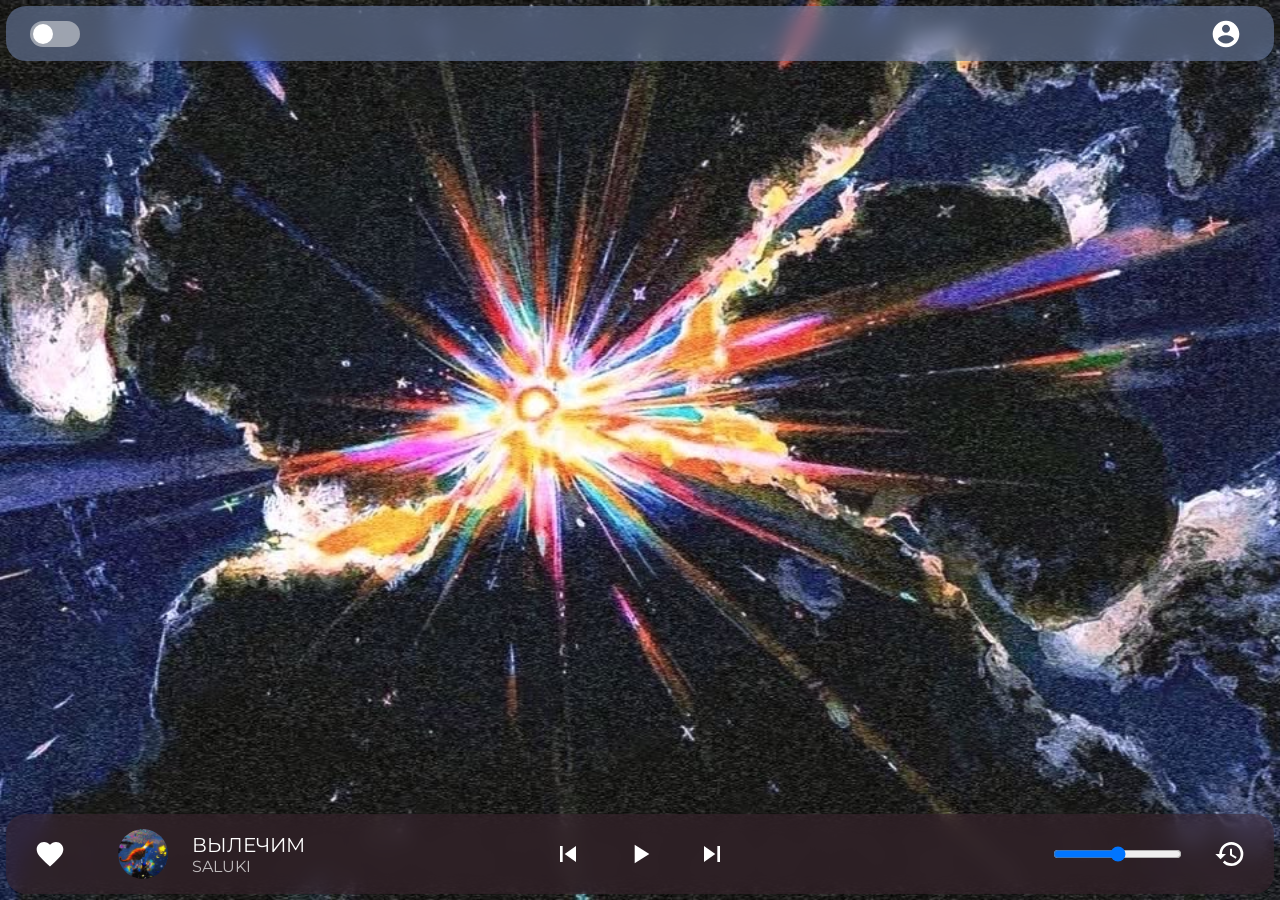
<file: lab2/index.html>
<!DOCTYPE html>
<html lang="ru">
<head>
    <meta charset="UTF-8">
    <title>Музыка</title>
    <link rel="stylesheet" href="css/style.css">
    <link rel="stylesheet" href="https://fonts.googleapis.com/css2?family=Montserrat:wght@400;600;700&display=swap">
</head>
<body>
    <header class="header">
        <label class="toggle">
            <input type="checkbox">
            <span class="slider"></span>
        </label>
        <a href="upload.html" class="icon-btn">
            <svg class="icon" viewBox="0 0 24 24"><path d="M12 2C6.48 2 2 6.48 2 12s4.48 10 10 10 10-4.48 10-10S17.52 2 12 2zm0 3c1.66 0 3 1.34 3 3s-1.34 3-3 3-3-1.34-3-3 1.34-3 3-3zm0 14.2c-2.5 0-4.71-1.28-6-3.22.03-1.99 4-3.08 6-3.08 1.99 0 5.97 1.09 6 3.08-1.29 1.94-3.5 3.22-6 3.22z"/></svg>
        </a>
    </header>
    <main class="content">
    </main>
    <footer class="player">
        <div class="player-left">
            <button class="icon-btn">
                <svg class="icon" viewBox="0 0 24 24"><path d="M12 21.35l-1.45-1.32C5.4 15.36 2 12.28 2 8.5 2 5.42 4.42 3 7.5 3c1.74 0 3.41.81 4.5 2.09C13.09 3.81 14.76 3 16.5 3 19.58 3 22 5.42 22 8.5c0 3.78-3.4 6.86-8.55 11.54L12 21.35z"/></svg>
            </button>
            <div class="mini-cover"></div>
            <div class="player-info">
                <div>
                    <a href="album.html" >
                        <p class="track">ВЫЛЕЧИМ</p>
                    </a>
                    <a href="artist.html" >
                        <p class="artist">SALUKI</p>
                    </a>
                </div>
            </div>
        </div>
        <div class="player-controls">
            <button class="icon-btn">
                <svg class="icon" viewBox="0 0 24 24"><path d="M6 6h2v12H6zm3.5 6l8.5 6V6z"/></svg>
            </button>
            <button class="icon-btn">
                <svg class="icon" viewBox="0 0 24 24"><path d="M8 5v14l11-7z"/></svg>
            </button>
            <button class="icon-btn">
                <svg class="icon" viewBox="0 0 24 24"><path d="M6 18l8.5-6L6 6v12zM16 6v12h2V6h-2z"/></svg>
            </button>
        </div>
        <div class="player-right">
            <input type="range" min="0" max="100" value="50" class="volume">
            <button class="icon-btn">
                <svg class="icon" viewBox="0 0 24 24"><path d="M13 3a9 9 0 0 0-9 9H1l3.89 3.89.07.14L9 12H6c0-3.87 3.13-7 7-7s7 3.13 7 7-3.13 7-7 7c-1.93 0-3.68-.79-4.94-2.06l-1.42 1.42A8.954 8.954 0 0 0 13 21a9 9 0 0 0 0-18zm-1 5v5l4.28 2.54.72-1.21-3.5-2.08V8H12z"/></svg>
            </button>
        </div>
    </footer>
</body>
</html>
</file>
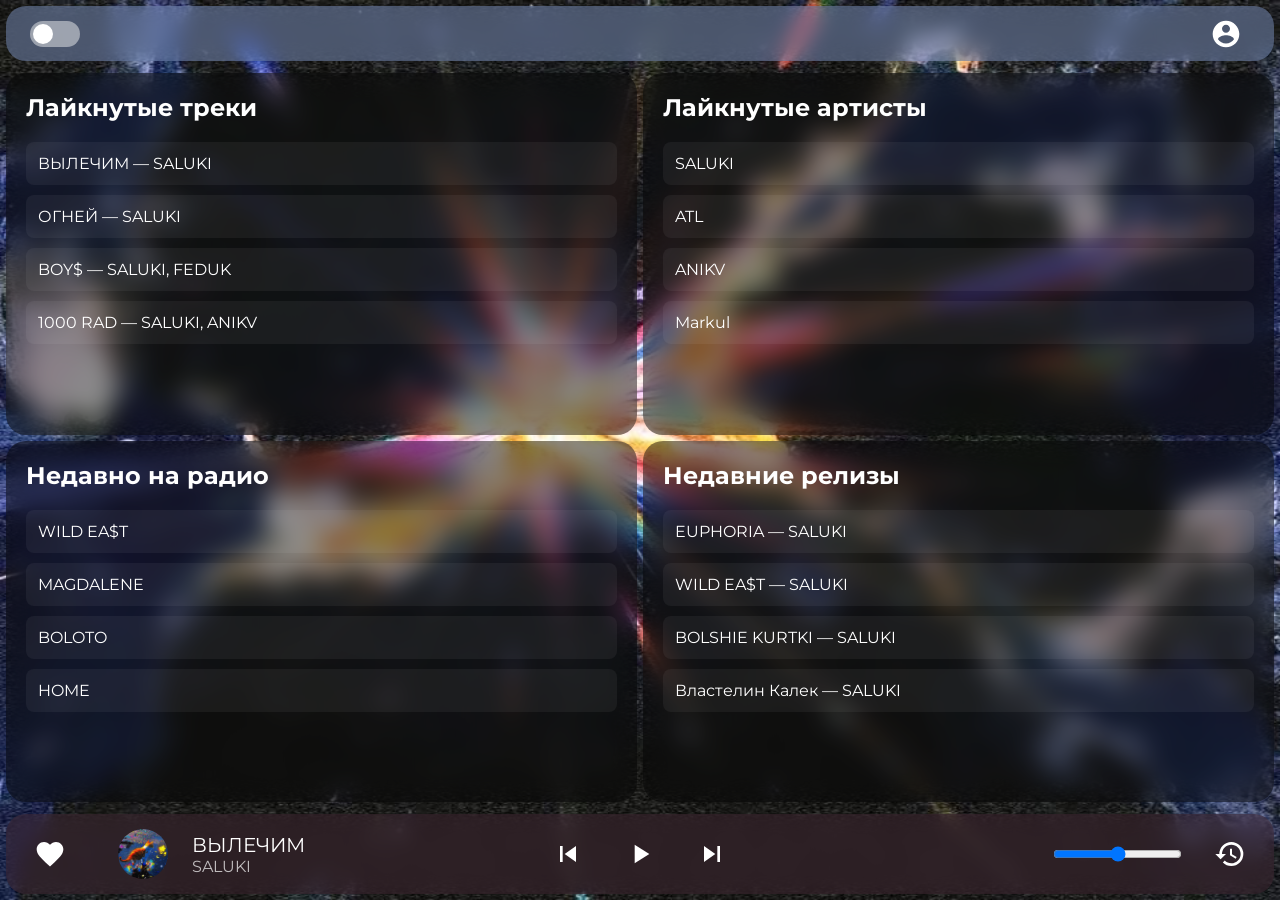
<file: lab4/index.html>
<!DOCTYPE html>
<html lang="ru">
<head>
    <meta charset="UTF-8">
    <title>Музыка</title>
    <link rel="stylesheet" href="css/style.css">
    <link rel="stylesheet" href="https://fonts.googleapis.com/css2?family=Montserrat:wght@400;600;700&display=swap">
</head>
<body>
    <header class="header">
        <label class="header__toggle">
            <input type="checkbox">
            <span class="header__slider"></span>
        </label>
        <a href="upload.html" class="icon-button">
            <svg class="icon-button__icon" viewBox="0 0 24 24"><path d="M12 2C6.48 2 2 6.48 2 12s4.48 10 10 10 10-4.48 10-10S17.52 2 12 2zm0 3c1.66 0 3 1.34 3 3s-1.34 3-3 3-3-1.34-3-3 1.34-3 3-3zm0 14.2c-2.5 0-4.71-1.28-6-3.22.03-1.99 4-3.08 6-3.08 1.99 0 5.97 1.09 6 3.08-1.29 1.94-3.5 3.22-6 3.22z"/></svg>
        </a>
    </header>
    <main class="home home__grid">
        <section class="home__card">
            <h2 class="home__title">Лайкнутые треки</h2>
            <div class="home__list">
                <p class="home__item">ВЫЛЕЧИМ — SALUKI</p>
                <p class="home__item">ОГНЕЙ — SALUKI</p>
                <p class="home__item">BOY$ — SALUKI, FEDUK</p>
                <p class="home__item">1000 RAD — SALUKI, ANIKV</p>
            </div>
        </section>
        <section class="home__card">
            <h2 class="home__title">Лайкнутые артисты</h2>

            <div class="home__list">
                <p class="home__item">SALUKI</p>
                <p class="home__item">ATL</p>
                <p class="home__item">ANIKV</p>
                <p class="home__item">Markul</p>
            </div>
        </section>
        <section class="home__card">
            <h2 class="home__title">Недавно на радио</h2>

            <div class="home__list">
                <p class="home__item">WILD EA$T</p>
                <p class="home__item">MAGDALENE</p>
                <p class="home__item">BOLOTO</p>
                <p class="home__item">HOME</p>
            </div>
        </section>
        <section class="home__card">
            <h2 class="home__title">Недавние релизы</h2>
            <div class="home__list">
                <p class="home__item">EUPHORIA — SALUKI</p>
                <p class="home__item">WILD EA$T — SALUKI</p>
                <p class="home__item">BOLSHIE KURTKI — SALUKI</p>
                <p class="home__item">Властелин Калек — SALUKI</p>
            </div>
        </section>
    </main>
    <footer class="player">
        <div class="player__left">
            <button class="icon-button">
                <svg class="icon-button__icon" viewBox="0 0 24 24"><path d="M12 21.35l-1.45-1.32C5.4 15.36 2 12.28 2 8.5 2 5.42 4.42 3 7.5 3c1.74 0 3.41.81 4.5 2.09C13.09 3.81 14.76 3 16.5 3 19.58 3 22 5.42 22 8.5c0 3.78-3.4 6.86-8.55 11.54L12 21.35z"/></svg>
            </button>
            <div class="player__cover"></div>
            <div class="player__info">
                <div>
                    <a href="album.html" >
                        <p class="player__track">ВЫЛЕЧИМ</p>
                    </a>
                    <a href="artist.html" >
                        <p class="player__artist">SALUKI</p>
                    </a>
                </div>
            </div>
        </div>
        <div class="player__controls">
            <button class="icon-button">
                <svg class="icon-button__icon" viewBox="0 0 24 24"><path d="M6 6h2v12H6zm3.5 6l8.5 6V6z"/></svg>
            </button>
            <button class="icon-button">
                <svg class="icon-button__icon" viewBox="0 0 24 24"><path d="M8 5v14l11-7z"/></svg>
            </button>
            <button class="icon-button">
                <svg class="icon-button__icon" viewBox="0 0 24 24"><path d="M6 18l8.5-6L6 6v12zM16 6v12h2V6h-2z"/></svg>
            </button>
        </div>
        <div class="player__right">
            <input type="range" min="0" max="100" value="50" class="player__volume">
            <button class="icon-button">
                <svg class="icon-button__icon" viewBox="0 0 24 24"><path d="M13 3a9 9 0 0 0-9 9H1l3.89 3.89.07.14L9 12H6c0-3.87 3.13-7 7-7s7 3.13 7 7-3.13 7-7 7c-1.93 0-3.68-.79-4.94-2.06l-1.42 1.42A8.954 8.954 0 0 0 13 21a9 9 0 0 0 0-18zm-1 5v5l4.28 2.54.72-1.21-3.5-2.08V8H12z"/></svg>
            </button>
        </div>
    </footer>
</body>
</html>
</file>
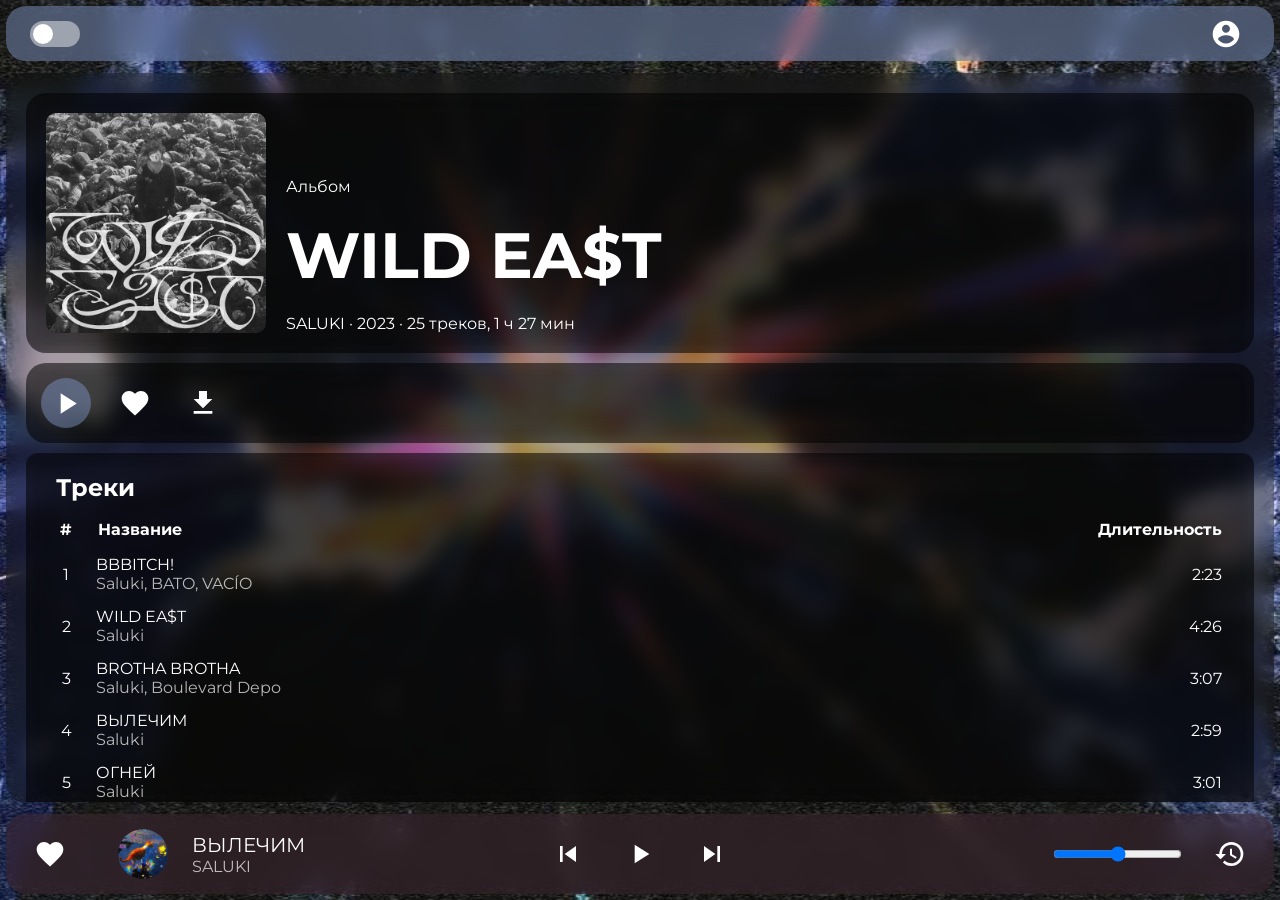
<file: lab2/album.html>
<!DOCTYPE html>
<html lang="ru">
<head>
    <meta charset="UTF-8">
    <title>Альбом</title>
    <link rel="stylesheet" href="css/style.css">
    <link rel="stylesheet" href="https://fonts.googleapis.com/css2?family=Montserrat:wght@400;600;700&display=swap">
</head>
<body>

    <header class="header">
        <label class="toggle">
            <input type="checkbox">
            <span class="slider"></span>
        </label>
        <a href="upload.html" class="icon-btn">
            <svg class="icon" viewBox="0 0 24 24"><path d="M12 2C6.48 2 2 6.48 2 12s4.48 10 10 10 10-4.48 10-10S17.52 2 12 2zm0 3c1.66 0 3 1.34 3 3s-1.34 3-3 3-3-1.34-3-3 1.34-3 3-3zm0 14.2c-2.5 0-4.71-1.28-6-3.22.03-1.99 4-3.08 6-3.08 1.99 0 5.97 1.09 6 3.08-1.29 1.94-3.5 3.22-6 3.22z"/></svg>
        </a>
    </header>

    <main class="page">

        <section class="page-head">
            <img src="images/album.jpg" alt="Обложка WILD EA$T" class="album-big-cover">
            <div class="album-info">
                <p>Альбом</p>
                <h1>WILD EA$T</h1>
                <p>SALUKI · 2023 · 25 треков, 1 ч 27 мин</p>
            </div>
        </section>

        <div class="actions">
            <button class="play-big">
                <svg class="icon" viewBox="0 0 24 24"><path d="M8 5v14l11-7z"/></svg>
            </button>
            <button class="icon-btn like">
                <svg class="icon" viewBox="0 0 24 24"><path d="M12 21.35l-1.45-1.32C5.4 15.36 2 12.28 2 8.5 2 5.42 4.42 3 7.5 3c1.74 0 3.41.81 4.5 2.09C13.09 3.81 14.76 3 16.5 3 19.58 3 22 5.42 22 8.5c0 3.78-3.4 6.86-8.55 11.54L12 21.35z"/></svg>
            </button>
            <button class="icon-btn">
                <svg class="icon" viewBox="0 0 24 24"><path d="M19 9h-4V3H9v6H5l7 7 7-7zM5 18v2h14v-2H5z"/></svg>
            </button>
        </div>


        <section class="tracks-panel">
            <h2>Треки</h2>
            <table class="tracks">
                <thead>
                <tr>
                    <th>#</th>
                    <th>Название</th>
                    <th class="time">Длительность</th>
                </tr>
                </thead>
                <tbody>
                <tr>
                    <td class="num">1</td>
                    <td>
                        <div class="track-cell">
                            <p>BBBITCH!</p>
                            <p class="feat">Saluki, BATO, VACÍO</p>
                        </div>
                    </td>
                    <td class="time">2:23</td>
                </tr>
                <tr>
                    <td class="num">2</td>
                    <td>
                        <div class="track-cell">
                            <p>WILD EA$T</p>
                            <p class="feat">Saluki</p>
                        </div>
                    </td>
                    <td class="time">4:26</td>
                </tr>
                <tr>
                    <td class="num">3</td>
                    <td>
                        <div class="track-cell">
                            <p>BROTHA BROTHA</p>
                            <p class="feat">Saluki, Boulevard Depo</p>
                        </div>
                    </td>
                    <td class="time">3:07</td>
                </tr>
                <tr>
                    <td class="num">4</td>
                    <td>
                        <div class="track-cell">
                            <p>ВЫЛЕЧИМ</p>
                            <p class="feat">Saluki</p>
                        </div>
                    </td>
                    <td class="time">2:59</td>
                </tr>
                <tr>
                    <td class="num">5</td>
                    <td>
                        <div class="track-cell">
                            <p>ОГНЕЙ</p>
                            <p class="feat">Saluki</p>
                        </div>
                    </td>
                    <td class="time">3:01</td>
                </tr>
                <tr>
                    <td class="num">6</td>
                    <td>
                        <div class="track-cell">
                            <p>HAHAHA</p>
                            <p class="feat">Saluki</p>
                        </div>
                    </td>
                    <td class="time">1:55</td>
                </tr>
                <tr>
                    <td class="num">7</td>
                    <td>
                        <div class="track-cell">
                            <p>THE GOOD, THE BAD &amp; THE UGLY</p>
                            <p class="feat">Saluki</p>
                        </div>
                    </td>
                    <td class="time">1:47</td>
                </tr>
                <tr>
                    <td class="num">8</td>
                    <td>
                        <div class="track-cell">
                            <p>WILD EA$T 2</p>
                            <p class="feat">Saluki</p>
                        </div>
                    </td>
                    <td class="time">2:52</td>
                </tr>
                <tr>
                    <td class="num">9</td>
                    <td>
                        <div class="track-cell">
                            <p>LUNI ANA'S SONG</p>
                            <p class="feat">Saluki</p>
                        </div>
                    </td>
                    <td class="time">0:31</td>
                </tr>
                <tr>
                    <td class="num">10</td>
                    <td>
                        <div class="track-cell">
                            <p>GLUGICIR</p>
                            <p class="feat">Saluki, SENSEE</p>
                        </div>
                    </td>
                    <td class="time">3:34</td>
                </tr>
                <tr>
                    <td class="num">11</td>
                    <td>
                        <div class="track-cell">
                            <p>ТАК ЛЕГКО ЗАМЁРЗНУТЬ</p>
                            <p class="feat">Saluki</p>
                        </div>
                    </td>
                    <td class="time">1:21</td>
                </tr>
                <tr>
                    <td class="num">12</td>
                    <td>
                        <div class="track-cell">
                            <p>MAGDALENE</p>
                            <p class="feat">Saluki, OG Buda, SABU</p>
                        </div>
                    </td>
                    <td class="time">3:00</td>
                </tr>
                <tr>
                    <td class="num">13</td>
                    <td>
                        <div class="track-cell">
                            <p>BOY$</p>
                            <p class="feat">Saluki, FEDUK, FRIENDLY THUG 52 NGG</p>
                        </div>
                    </td>
                    <td class="time">5:31</td>
                </tr>
                <tr>
                    <td class="num">14</td>
                    <td>
                        <div class="track-cell">
                            <p>ЗВУЧИТ КАК ПЛАН (KREEM'S INTRO)</p>
                            <p class="feat">Saluki</p>
                        </div>
                    </td>
                    <td class="time">1:15</td>
                </tr>
                <tr>
                    <td class="num">15</td>
                    <td>
                        <div class="track-cell">
                            <p>LAGG OUT</p>
                            <p class="feat">Saluki, ATL</p>
                        </div>
                    </td>
                    <td class="time">4:21</td>
                </tr>
                <tr>
                    <td class="num">16</td>
                    <td>
                        <div class="track-cell">
                            <p>1000 RAD</p>
                            <p class="feat">Saluki, ANIKV, Markul</p>
                        </div>
                    </td>
                    <td class="time">3:35</td>
                </tr>
                <tr>
                    <td class="num">17</td>
                    <td>
                        <div class="track-cell">
                            <p>NO CHURCH IN THE WILD EA$T</p>
                            <p class="feat">Saluki</p>
                        </div>
                    </td>
                    <td class="time">0:27</td>
                </tr>
                <tr>
                    <td class="num">18</td>
                    <td>
                        <div class="track-cell">
                            <p>BOLOTO</p>
                            <p class="feat">Saluki, БИЛИК, Брутто</p>
                        </div>
                    </td>
                    <td class="time">3:27</td>
                </tr>
                <tr>
                    <td class="num">19</td>
                    <td>
                        <div class="track-cell">
                            <p>ВСТРЕТИМСЯ У КАССЫ</p>
                            <p class="feat">Saluki</p>
                        </div>
                    </td>
                    <td class="time">2:36</td>
                </tr>
                <tr>
                    <td class="num">20</td>
                    <td>
                        <div class="track-cell">
                            <p>SOLOIST</p>
                            <p class="feat">Saluki, JEEMBO</p>
                        </div>
                    </td>
                    <td class="time">3:06</td>
                </tr>
                <tr>
                    <td class="num">21</td>
                    <td>
                        <div class="track-cell">
                            <p>PIXIES &amp; FAIRIES</p>
                            <p class="feat">Saluki</p>
                        </div>
                    </td>
                    <td class="time">1:44</td>
                </tr>
                <tr>
                    <td class="num">22</td>
                    <td>
                        <div class="track-cell">
                            <p>НЕМНОГО КРУЧЕ</p>
                            <p class="feat">Saluki</p>
                        </div>
                    </td>
                    <td class="time">3:30</td>
                </tr>
                <tr>
                    <td class="num">23</td>
                    <td>
                        <div class="track-cell">
                            <p>MOSKVICHKA</p>
                            <p class="feat">Saluki, Найк Борзов</p>
                        </div>
                    </td>
                    <td class="time">2:28</td>
                </tr>
                <tr>
                    <td class="num">24</td>
                    <td>
                        <div class="track-cell">
                            <p>ВЕДЬМА</p>
                            <p class="feat">Saluki</p>
                        </div>
                    </td>
                    <td class="time">3:47</td>
                </tr>
                <tr>
                    <td class="num">25</td>
                    <td>
                        <div class="track-cell">
                            <p>HOME</p>
                            <p class="feat">Saluki, Баста</p>
                        </div>
                    </td>
                    <td class="time">3:31</td>
                </tr>
                </tbody>
            </table>
        </section>
    </main>

    <footer class="player">
        <div class="player-left">
            <button class="icon-btn">
                <svg class="icon" viewBox="0 0 24 24"><path d="M12 21.35l-1.45-1.32C5.4 15.36 2 12.28 2 8.5 2 5.42 4.42 3 7.5 3c1.74 0 3.41.81 4.5 2.09C13.09 3.81 14.76 3 16.5 3 19.58 3 22 5.42 22 8.5c0 3.78-3.4 6.86-8.55 11.54L12 21.35z"/></svg>
            </button>
            <div class="mini-cover"></div>
            <div class="player-info">
                <div>
                    <a href="album.html" >
                        <p class="track">ВЫЛЕЧИМ</p>
                    </a>
                    <a href="artist.html" >
                        <p class="artist">SALUKI</p>
                    </a>
                </div>
            </div>
        </div>
        <div class="player-controls">
            <button class="icon-btn">
                <svg class="icon" viewBox="0 0 24 24"><path d="M6 6h2v12H6zm3.5 6l8.5 6V6z"/></svg>
            </button>
            <button class="icon-btn">
                <svg class="icon" viewBox="0 0 24 24"><path d="M8 5v14l11-7z"/></svg>
            </button>
            <button class="icon-btn">
                <svg class="icon" viewBox="0 0 24 24"><path d="M6 18l8.5-6L6 6v12zM16 6v12h2V6h-2z"/></svg>
            </button>
        </div>
        <div class="player-right">
            <input type="range" min="0" max="100" value="50" class="volume">
            <button class="icon-btn">
                <svg class="icon" viewBox="0 0 24 24"><path d="M13 3a9 9 0 0 0-9 9H1l3.89 3.89.07.14L9 12H6c0-3.87 3.13-7 7-7s7 3.13 7 7-3.13 7-7 7c-1.93 0-3.68-.79-4.94-2.06l-1.42 1.42A8.954 8.954 0 0 0 13 21a9 9 0 0 0 0-18zm-1 5v5l4.28 2.54.72-1.21-3.5-2.08V8H12z"/></svg>
            </button>
        </div>
    </footer>
</body>
</html>
</file>
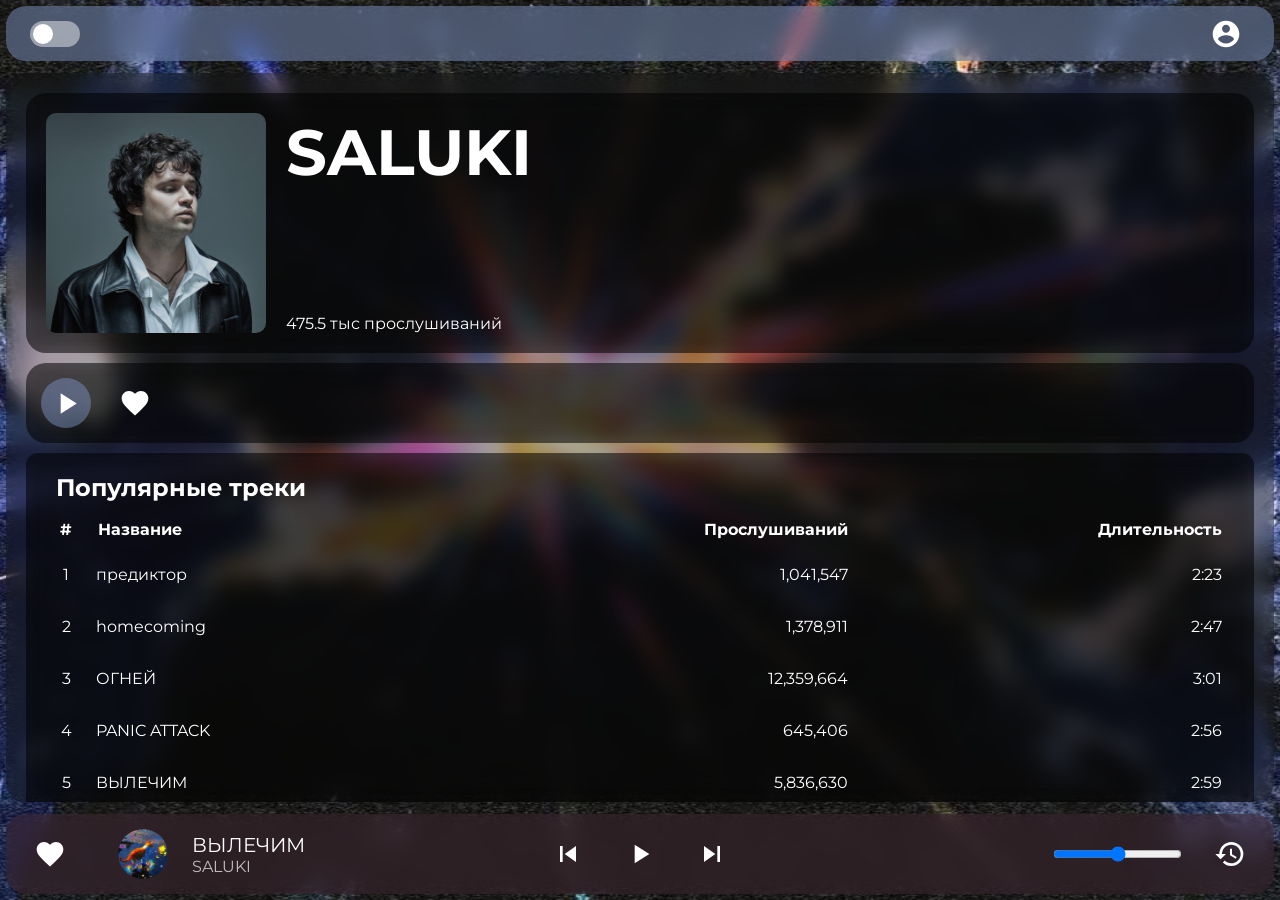
<file: lab2/artist.html>
<!DOCTYPE html>
<html lang="ru">
<head>
    <meta charset="UTF-8">
    <title>Артист</title>
    <link rel="stylesheet" href="css/style.css">
    <link rel="stylesheet" href="https://fonts.googleapis.com/css2?family=Montserrat:wght@400;600;700&display=swap">
</head>
<body>
    <header class="header">
        <label class="toggle">
            <input type="checkbox">
            <span class="slider"></span>
        </label>
        <a href="upload.html" class="icon-btn">
            <svg class="icon" viewBox="0 0 24 24"><path d="M12 2C6.48 2 2 6.48 2 12s4.48 10 10 10 10-4.48 10-10S17.52 2 12 2zm0 3c1.66 0 3 1.34 3 3s-1.34 3-3 3-3-1.34-3-3 1.34-3 3-3zm0 14.2c-2.5 0-4.71-1.28-6-3.22.03-1.99 4-3.08 6-3.08 1.99 0 5.97 1.09 6 3.08-1.29 1.94-3.5 3.22-6 3.22z"/></svg>
        </a>
    </header>
    <main class="page">
        <section class="page-head">
            <div class="artist-photo"></div>
            <div class="artist-info">
                <h1>SALUKI</h1>
                <p>475.5 тыс прослушиваний</p>
            </div>
        </section>

        <div class="actions">
            <button class="play-big">
                <svg class="icon" viewBox="0 0 24 24"><path d="M8 5v14l11-7z"/></svg>
            </button>
            <button class="icon-btn like">
                <svg class="icon" viewBox="0 0 24 24"><path d="M12 21.35l-1.45-1.32C5.4 15.36 2 12.28 2 8.5 2 5.42 4.42 3 7.5 3c1.74 0 3.41.81 4.5 2.09C13.09 3.81 14.76 3 16.5 3 19.58 3 22 5.42 22 8.5c0 3.78-3.4 6.86-8.55 11.54L12 21.35z"/></svg>
            </button>
        </div>

        <section class="tracks-panel">
            <h2>Популярные треки</h2>
            <table class="tracks">
                <thead>
                <tr>
                    <th>#</th>
                    <th>Название</th>
                    <th class="listen">Прослушиваний</th>
                    <th class="time">Длительность</th>
                </tr>
                </thead>
                <tbody>
                <tr>
                    <td class="num">1</td>
                    <td>
                        <div class="track-cell">
                            <p>предиктор</p>
                        </div>
                    </td>
                    <td class="listen">1,041,547</td>
                    <td class="time">2:23</td>
                </tr>
                <tr>
                    <td class="num">2</td>
                    <td>
                        <div class="track-cell">
                            <p>homecoming</p>
                        </div>
                    </td>
                    <td class="listen">1,378,911</td>
                    <td class="time">2:47</td>
                </tr>
                <tr>
                    <td class="num">3</td>
                    <td>
                        <div class="track-cell">
                            <p>ОГНЕЙ</p>
                        </div>
                    </td>
                    <td class="listen">12,359,664</td>
                    <td class="time">3:01</td>
                </tr>
                <tr>
                    <td class="num">4</td>
                    <td>
                        <div class="track-cell">
                            <p>PANIC ATTACK</p>
                        </div>
                    </td>
                    <td class="listen">645,406</td>
                    <td class="time">2:56</td>
                </tr>
                <tr>
                    <td class="num">5</td>
                    <td>
                        <div class="track-cell">
                            <p>ВЫЛЕЧИМ</p>
                        </div>
                    </td>
                    <td class="listen">5,836,630</td>
                    <td class="time">2:59</td>
                </tr>
                </tbody>
            </table>
        </section>
        <section class="album-panel">
            <h2>Альбомы</h2>
            <div class="albums">
                <a href="album.html" class="album-card">
                    <div class="album-cover cover-1"></div>
                    <h3>EUPHORIA</h3>
                    <p>2026 · Альбом</p>
                </a>
                <a href="album.html" class="album-card">
                    <div class="album-cover cover-2"></div>
                    <h3>WILD EA$T</h3>
                    <p>2023 · Альбом</p>
                </a>
                <a href="album.html" class="album-card">
                    <div class="album-cover cover-3"></div>
                    <h3>BOLSHIE KURTKI</h3>
                    <p>2024 · Альбом</p>
                </a>
                <a href="album.html" class="album-card">
                    <div class="album-cover cover-4"></div>
                    <h3>Властелин Калек</h3>
                    <p>2019 · Альбом</p>
                </a>
            </div>
        </section>
    </main>
    <footer class="player">
        <div class="player-left">
            <button class="icon-btn">
                <svg class="icon" viewBox="0 0 24 24"><path d="M12 21.35l-1.45-1.32C5.4 15.36 2 12.28 2 8.5 2 5.42 4.42 3 7.5 3c1.74 0 3.41.81 4.5 2.09C13.09 3.81 14.76 3 16.5 3 19.58 3 22 5.42 22 8.5c0 3.78-3.4 6.86-8.55 11.54L12 21.35z"/></svg>
            </button>
            <div class="mini-cover"></div>
            <div class="player-info">
                <div>
                    <a href="album.html" >
                        <p class="track">ВЫЛЕЧИМ</p>
                    </a>
                    <a href="artist.html" >
                        <p class="artist">SALUKI</p>
                    </a>
                </div>
            </div>
        </div>
        <div class="player-controls">
            <button class="icon-btn">
                <svg class="icon" viewBox="0 0 24 24"><path d="M6 6h2v12H6zm3.5 6l8.5 6V6z"/></svg>
            </button>
            <button class="icon-btn">
                <svg class="icon" viewBox="0 0 24 24"><path d="M8 5v14l11-7z"/></svg>
            </button>
            <button class="icon-btn">
                <svg class="icon" viewBox="0 0 24 24"><path d="M6 18l8.5-6L6 6v12zM16 6v12h2V6h-2z"/></svg>
            </button>
        </div>
        <div class="player-right">
            <input type="range" min="0" max="100" value="50" class="volume">
            <button class="icon-btn">
                <svg class="icon" viewBox="0 0 24 24"><path d="M13 3a9 9 0 0 0-9 9H1l3.89 3.89.07.14L9 12H6c0-3.87 3.13-7 7-7s7 3.13 7 7-3.13 7-7 7c-1.93 0-3.68-.79-4.94-2.06l-1.42 1.42A8.954 8.954 0 0 0 13 21a9 9 0 0 0 0-18zm-1 5v5l4.28 2.54.72-1.21-3.5-2.08V8H12z"/></svg>
            </button>
        </div>
    </footer>
</body>
</html>
</file>
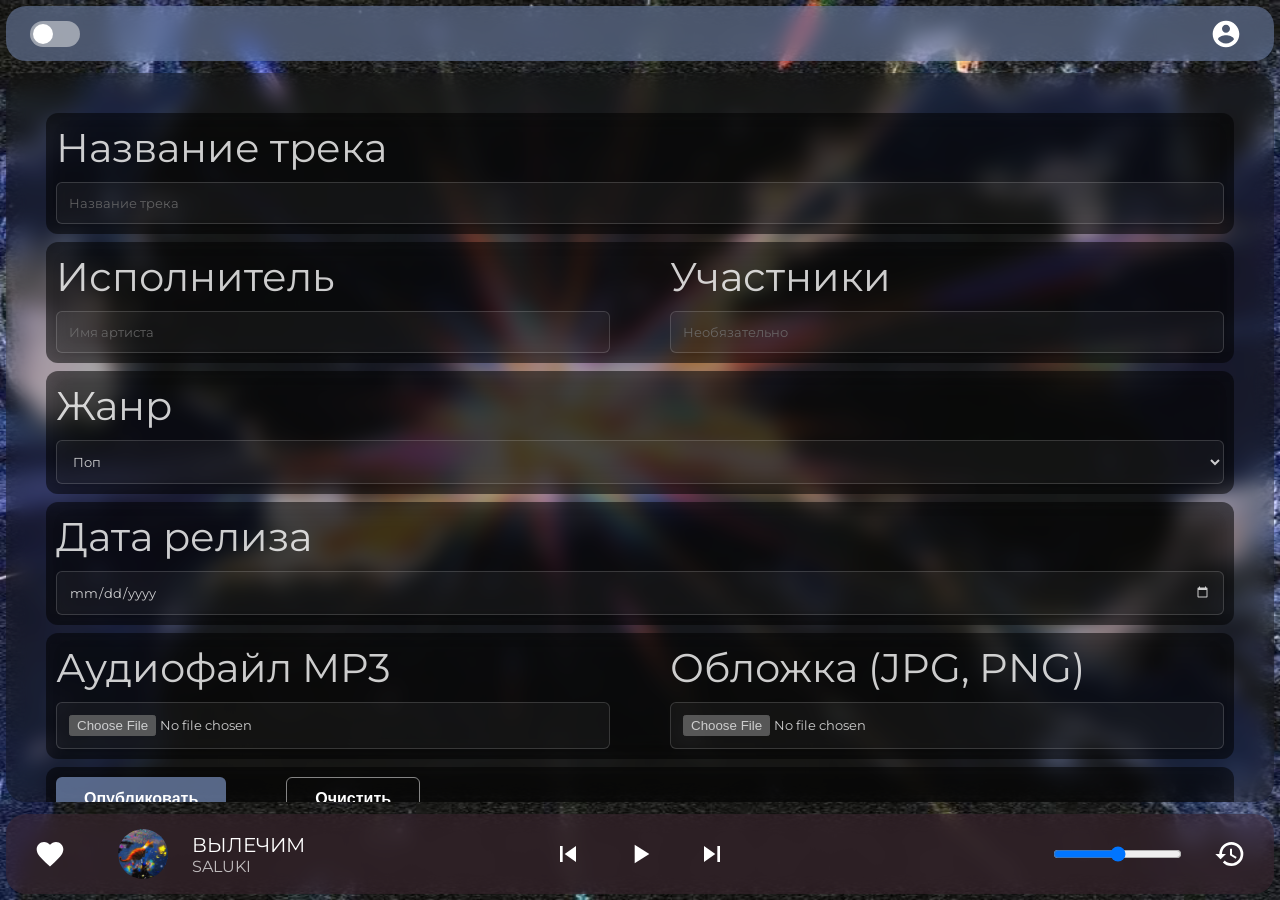
<file: lab2/upload.html>
<!DOCTYPE html>
<html lang="ru">
<head>
    <meta charset="UTF-8">
    <title>Загрузка</title>
    <link rel="stylesheet" href="css/style.css">
    <link rel="stylesheet" href="https://fonts.googleapis.com/css2?family=Montserrat:wght@400;600;700&display=swap">
</head>
<body>
    <header class="header">
        <label class="toggle">
            <input type="checkbox">
            <span class="slider"></span>
        </label>
        <a href="upload.html" class="icon-btn">
            <svg class="icon" viewBox="0 0 24 24"><path d="M12 2C6.48 2 2 6.48 2 12s4.48 10 10 10 10-4.48 10-10S17.52 2 12 2zm0 3c1.66 0 3 1.34 3 3s-1.34 3-3 3-3-1.34-3-3 1.34-3 3-3zm0 14.2c-2.5 0-4.71-1.28-6-3.22.03-1.99 4-3.08 6-3.08 1.99 0 5.97 1.09 6 3.08-1.29 1.94-3.5 3.22-6 3.22z"/></svg>
        </a>
    </header>
    <main class="page">
        <form class="upload-form">
            <div class="row">
                <div class="fields">
                    <label>
                        Название трека
                        <input type="text" placeholder="Название трека" required>
                    </label>
                </div>
            </div>
            <div class="row">
                <div class="fields">
                    <label>
                        Исполнитель
                        <input type="text" placeholder="Имя артиста" required>
                    </label>
                </div>
                <div class="fields">
                    <label>
                        Участники
                        <input type="text" placeholder="Необязательно">
                    </label>
                </div>
            </div>
            <div class="row">
                <div class="fields">
                    <label>
                        Жанр
                        <select id="genre">
                            <option>Поп</option>
                            <option>Рок</option>
                            <option>Хип-хоп</option>
                            <option>Электроника</option>
                            <option>Инди</option>
                            <option>Джаз</option>
                            <option>Другое</option>
                        </select>
                    </label>
                </div>
            </div>
            <div class="row">
                <div class="fields">
                    <label>
                        Дата релиза
                        <input type="date">
                    </label>
                </div>
            </div>
            <div class="row">
                <div class="fields">
                    <label>
                        Аудиофайл MP3
                        <input type="file" accept=".mp3" required>
                    </label>
                </div>
                <div class="fields">
                    <label>
                        Обложка (JPG, PNG)
                        <input type="file" accept="image/*" required>
                    </label>
                </div>
            </div>
            <div class="row">
                <button type="submit" class="btn">Опубликовать</button>
                <button type="reset" class="btn btn-outline">Очистить</button>
            </div>
        </form>
    </main>
    <footer class="player">
        <div class="player-left">
            <button class="icon-btn">
                <svg class="icon" viewBox="0 0 24 24"><path d="M12 21.35l-1.45-1.32C5.4 15.36 2 12.28 2 8.5 2 5.42 4.42 3 7.5 3c1.74 0 3.41.81 4.5 2.09C13.09 3.81 14.76 3 16.5 3 19.58 3 22 5.42 22 8.5c0 3.78-3.4 6.86-8.55 11.54L12 21.35z"/></svg>
            </button>
            <div class="mini-cover"></div>
            <div class="player-info">
                <div>
                    <a href="album.html" >
                        <p class="track">ВЫЛЕЧИМ</p>
                    </a>
                    <a href="artist.html" >
                        <p class="artist">SALUKI</p>
                    </a>
                </div>
            </div>
        </div>
        <div class="player-controls">
            <button class="icon-btn">
                <svg class="icon" viewBox="0 0 24 24"><path d="M6 6h2v12H6zm3.5 6l8.5 6V6z"/></svg>
            </button>
            <button class="icon-btn">
                <svg class="icon" viewBox="0 0 24 24"><path d="M8 5v14l11-7z"/></svg>
            </button>
            <button class="icon-btn">
                <svg class="icon" viewBox="0 0 24 24"><path d="M6 18l8.5-6L6 6v12zM16 6v12h2V6h-2z"/></svg>
            </button>
        </div>
        <div class="player-right">
            <input type="range" min="0" max="100" value="50" class="volume">
            <button class="icon-btn">
                <svg class="icon" viewBox="0 0 24 24"><path d="M13 3a9 9 0 0 0-9 9H1l3.89 3.89.07.14L9 12H6c0-3.87 3.13-7 7-7s7 3.13 7 7-3.13 7-7 7c-1.93 0-3.68-.79-4.94-2.06l-1.42 1.42A8.954 8.954 0 0 0 13 21a9 9 0 0 0 0-18zm-1 5v5l4.28 2.54.72-1.21-3.5-2.08V8H12z"/></svg>
            </button>
        </div>
    </footer>
</body>
</html>
</file>
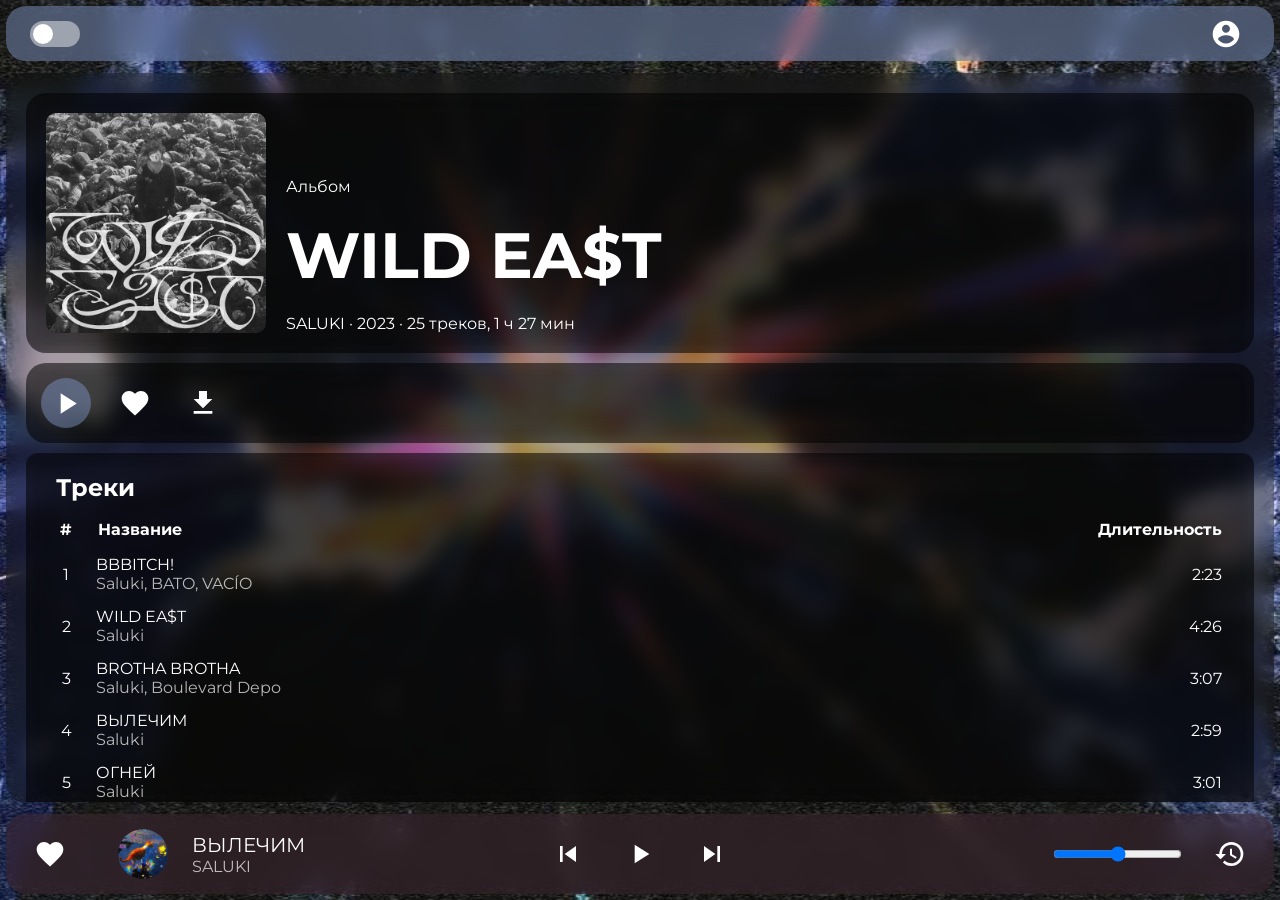
<file: lab4/album.html>
<!DOCTYPE html>
<html lang="ru">
<head>
    <meta charset="UTF-8">
    <title>Альбом</title>
    <link rel="stylesheet" href="css/style.css">
    <link rel="stylesheet" href="https://fonts.googleapis.com/css2?family=Montserrat:wght@400;600;700&display=swap">
</head>
<body>

    <header class="header">
        <label class="header__toggle">
            <input type="checkbox">
            <span class="header__slider"></span>
        </label>
        <a href="upload.html" class="icon-button">
            <svg class="icon-button__icon" viewBox="0 0 24 24"><path d="M12 2C6.48 2 2 6.48 2 12s4.48 10 10 10 10-4.48 10-10S17.52 2 12 2zm0 3c1.66 0 3 1.34 3 3s-1.34 3-3 3-3-1.34-3-3 1.34-3 3-3zm0 14.2c-2.5 0-4.71-1.28-6-3.22.03-1.99 4-3.08 6-3.08 1.99 0 5.97 1.09 6 3.08-1.29 1.94-3.5 3.22-6 3.22z"/></svg>
        </a>
    </header>

    <main class="page album">

        <section class="page__head">
            <img src="images/album.jpg" alt="Обложка WILD EA$T" class="album__cover">
            <div class="album__info">
                <p>Альбом</p>
                <h1>WILD EA$T</h1>
                <p>SALUKI · 2023 · 25 треков, 1 ч 27 мин</p>
            </div>
        </section>

        <div class="page__actions">
            <button class="page__play-button">
                <svg class="icon-button__icon" viewBox="0 0 24 24"><path d="M8 5v14l11-7z"/></svg>
            </button>
            <button class="icon-button icon-button--like">
                <svg class="icon-button__icon" viewBox="0 0 24 24"><path d="M12 21.35l-1.45-1.32C5.4 15.36 2 12.28 2 8.5 2 5.42 4.42 3 7.5 3c1.74 0 3.41.81 4.5 2.09C13.09 3.81 14.76 3 16.5 3 19.58 3 22 5.42 22 8.5c0 3.78-3.4 6.86-8.55 11.54L12 21.35z"/></svg>
            </button>
            <button class="icon-button">
                <svg class="icon-button__icon" viewBox="0 0 24 24"><path d="M19 9h-4V3H9v6H5l7 7 7-7zM5 18v2h14v-2H5z"/></svg>
            </button>
        </div>


        <section class="tracks-panel">
            <h2 class="tracks-panel__title">Треки</h2>
            <table class="tracks-panel__table">
                <thead>
                <tr>
                    <th>#</th>
                    <th>Название</th>
                    <th class="tracks-panel__time">Длительность</th>
                </tr>
                </thead>
                <tbody>
                <tr>
                    <td class="tracks-panel__number">1</td>
                    <td>
                        <div class="tracks-panel__track">
                            <p>BBBITCH!</p>
                            <p class="tracks-panel__feat">Saluki, BATO, VACÍO</p>
                        </div>
                    </td>
                    <td class="tracks-panel__time">2:23</td>
                </tr>
                <tr>
                    <td class="tracks-panel__number">2</td>
                    <td>
                        <div class="tracks-panel__track">
                            <p>WILD EA$T</p>
                            <p class="tracks-panel__feat">Saluki</p>
                        </div>
                    </td>
                    <td class="tracks-panel__time">4:26</td>
                </tr>
                <tr>
                    <td class="tracks-panel__number">3</td>
                    <td>
                        <div class="tracks-panel__track">
                            <p>BROTHA BROTHA</p>
                            <p class="tracks-panel__feat">Saluki, Boulevard Depo</p>
                        </div>
                    </td>
                    <td class="tracks-panel__time">3:07</td>
                </tr>
                <tr>
                    <td class="tracks-panel__number">4</td>
                    <td>
                        <div class="tracks-panel__track">
                            <p>ВЫЛЕЧИМ</p>
                            <p class="tracks-panel__feat">Saluki</p>
                        </div>
                    </td>
                    <td class="tracks-panel__time">2:59</td>
                </tr>
                <tr>
                    <td class="tracks-panel__number">5</td>
                    <td>
                        <div class="tracks-panel__track">
                            <p>ОГНЕЙ</p>
                            <p class="tracks-panel__feat">Saluki</p>
                        </div>
                    </td>
                    <td class="tracks-panel__time">3:01</td>
                </tr>
                <tr>
                    <td class="tracks-panel__number">6</td>
                    <td>
                        <div class="tracks-panel__track">
                            <p>HAHAHA</p>
                            <p class="tracks-panel__feat">Saluki</p>
                        </div>
                    </td>
                    <td class="tracks-panel__time">1:55</td>
                </tr>
                <tr>
                    <td class="tracks-panel__number">7</td>
                    <td>
                        <div class="tracks-panel__track">
                            <p>THE GOOD, THE BAD &amp; THE UGLY</p>
                            <p class="tracks-panel__feat">Saluki</p>
                        </div>
                    </td>
                    <td class="tracks-panel__time">1:47</td>
                </tr>
                <tr>
                    <td class="tracks-panel__number">8</td>
                    <td>
                        <div class="tracks-panel__track">
                            <p>WILD EA$T 2</p>
                            <p class="tracks-panel__feat">Saluki</p>
                        </div>
                    </td>
                    <td class="tracks-panel__time">2:52</td>
                </tr>
                <tr>
                    <td class="tracks-panel__number">9</td>
                    <td>
                        <div class="tracks-panel__track">
                            <p>LUNI ANA'S SONG</p>
                            <p class="tracks-panel__feat">Saluki</p>
                        </div>
                    </td>
                    <td class="tracks-panel__time">0:31</td>
                </tr>
                <tr>
                    <td class="tracks-panel__number">10</td>
                    <td>
                        <div class="tracks-panel__track">
                            <p>GLUGICIR</p>
                            <p class="tracks-panel__feat">Saluki, SENSEE</p>
                        </div>
                    </td>
                    <td class="tracks-panel__time">3:34</td>
                </tr>
                <tr>
                    <td class="tracks-panel__number">11</td>
                    <td>
                        <div class="tracks-panel__track">
                            <p>ТАК ЛЕГКО ЗАМЁРЗНУТЬ</p>
                            <p class="tracks-panel__feat">Saluki</p>
                        </div>
                    </td>
                    <td class="tracks-panel__time">1:21</td>
                </tr>
                <tr>
                    <td class="tracks-panel__number">12</td>
                    <td>
                        <div class="tracks-panel__track">
                            <p>MAGDALENE</p>
                            <p class="tracks-panel__feat">Saluki, OG Buda, SABU</p>
                        </div>
                    </td>
                    <td class="tracks-panel__time">3:00</td>
                </tr>
                <tr>
                    <td class="tracks-panel__number">13</td>
                    <td>
                        <div class="tracks-panel__track">
                            <p>BOY$</p>
                            <p class="tracks-panel__feat">Saluki, FEDUK, FRIENDLY THUG 52 NGG</p>
                        </div>
                    </td>
                    <td class="tracks-panel__time">5:31</td>
                </tr>
                <tr>
                    <td class="tracks-panel__number">14</td>
                    <td>
                        <div class="tracks-panel__track">
                            <p>ЗВУЧИТ КАК ПЛАН (KREEM'S INTRO)</p>
                            <p class="tracks-panel__feat">Saluki</p>
                        </div>
                    </td>
                    <td class="tracks-panel__time">1:15</td>
                </tr>
                <tr>
                    <td class="tracks-panel__number">15</td>
                    <td>
                        <div class="tracks-panel__track">
                            <p>LAGG OUT</p>
                            <p class="tracks-panel__feat">Saluki, ATL</p>
                        </div>
                    </td>
                    <td class="tracks-panel__time">4:21</td>
                </tr>
                <tr>
                    <td class="tracks-panel__number">16</td>
                    <td>
                        <div class="tracks-panel__track">
                            <p>1000 RAD</p>
                            <p class="tracks-panel__feat">Saluki, ANIKV, Markul</p>
                        </div>
                    </td>
                    <td class="tracks-panel__time">3:35</td>
                </tr>
                <tr>
                    <td class="tracks-panel__number">17</td>
                    <td>
                        <div class="tracks-panel__track">
                            <p>NO CHURCH IN THE WILD EA$T</p>
                            <p class="tracks-panel__feat">Saluki</p>
                        </div>
                    </td>
                    <td class="tracks-panel__time">0:27</td>
                </tr>
                <tr>
                    <td class="tracks-panel__number">18</td>
                    <td>
                        <div class="tracks-panel__track">
                            <p>BOLOTO</p>
                            <p class="tracks-panel__feat">Saluki, БИЛИК, Брутто</p>
                        </div>
                    </td>
                    <td class="tracks-panel__time">3:27</td>
                </tr>
                <tr>
                    <td class="tracks-panel__number">19</td>
                    <td>
                        <div class="tracks-panel__track">
                            <p>ВСТРЕТИМСЯ У КАССЫ</p>
                            <p class="tracks-panel__feat">Saluki</p>
                        </div>
                    </td>
                    <td class="tracks-panel__time">2:36</td>
                </tr>
                <tr>
                    <td class="tracks-panel__number">20</td>
                    <td>
                        <div class="tracks-panel__track">
                            <p>SOLOIST</p>
                            <p class="tracks-panel__feat">Saluki, JEEMBO</p>
                        </div>
                    </td>
                    <td class="tracks-panel__time">3:06</td>
                </tr>
                <tr>
                    <td class="tracks-panel__number">21</td>
                    <td>
                        <div class="tracks-panel__track">
                            <p>PIXIES &amp; FAIRIES</p>
                            <p class="tracks-panel__feat">Saluki</p>
                        </div>
                    </td>
                    <td class="tracks-panel__time">1:44</td>
                </tr>
                <tr>
                    <td class="tracks-panel__number">22</td>
                    <td>
                        <div class="tracks-panel__track">
                            <p>НЕМНОГО КРУЧЕ</p>
                            <p class="tracks-panel__feat">Saluki</p>
                        </div>
                    </td>
                    <td class="tracks-panel__time">3:30</td>
                </tr>
                <tr>
                    <td class="tracks-panel__number">23</td>
                    <td>
                        <div class="tracks-panel__track">
                            <p>MOSKVICHKA</p>
                            <p class="tracks-panel__feat">Saluki, Найк Борзов</p>
                        </div>
                    </td>
                    <td class="tracks-panel__time">2:28</td>
                </tr>
                <tr>
                    <td class="tracks-panel__number">24</td>
                    <td>
                        <div class="tracks-panel__track">
                            <p>ВЕДЬМА</p>
                            <p class="tracks-panel__feat">Saluki</p>
                        </div>
                    </td>
                    <td class="tracks-panel__time">3:47</td>
                </tr>
                <tr>
                    <td class="tracks-panel__number">25</td>
                    <td>
                        <div class="tracks-panel__track">
                            <p>HOME</p>
                            <p class="tracks-panel__feat">Saluki, Баста</p>
                        </div>
                    </td>
                    <td class="tracks-panel__time">3:31</td>
                </tr>
                </tbody>
            </table>
        </section>
    </main>

    <footer class="player">
        <div class="player__left">
            <button class="icon-button">
                <svg class="icon-button__icon" viewBox="0 0 24 24"><path d="M12 21.35l-1.45-1.32C5.4 15.36 2 12.28 2 8.5 2 5.42 4.42 3 7.5 3c1.74 0 3.41.81 4.5 2.09C13.09 3.81 14.76 3 16.5 3 19.58 3 22 5.42 22 8.5c0 3.78-3.4 6.86-8.55 11.54L12 21.35z"/></svg>
            </button>
            <div class="player__cover"></div>
            <div class="player__info">
                <div>
                    <a href="album.html" >
                        <p class="player__track">ВЫЛЕЧИМ</p>
                    </a>
                    <a href="artist.html" >
                        <p class="player__artist">SALUKI</p>
                    </a>
                </div>
            </div>
        </div>
        <div class="player__controls">
            <button class="icon-button">
                <svg class="icon-button__icon" viewBox="0 0 24 24"><path d="M6 6h2v12H6zm3.5 6l8.5 6V6z"/></svg>
            </button>
            <button class="icon-button">
                <svg class="icon-button__icon" viewBox="0 0 24 24"><path d="M8 5v14l11-7z"/></svg>
            </button>
            <button class="icon-button">
                <svg class="icon-button__icon" viewBox="0 0 24 24"><path d="M6 18l8.5-6L6 6v12zM16 6v12h2V6h-2z"/></svg>
            </button>
        </div>
        <div class="player__right">
            <input type="range" min="0" max="100" value="50" class="player__volume">
            <button class="icon-button">
                <svg class="icon-button__icon" viewBox="0 0 24 24"><path d="M13 3a9 9 0 0 0-9 9H1l3.89 3.89.07.14L9 12H6c0-3.87 3.13-7 7-7s7 3.13 7 7-3.13 7-7 7c-1.93 0-3.68-.79-4.94-2.06l-1.42 1.42A8.954 8.954 0 0 0 13 21a9 9 0 0 0 0-18zm-1 5v5l4.28 2.54.72-1.21-3.5-2.08V8H12z"/></svg>
            </button>
        </div>
    </footer>
</body>
</html>
</file>
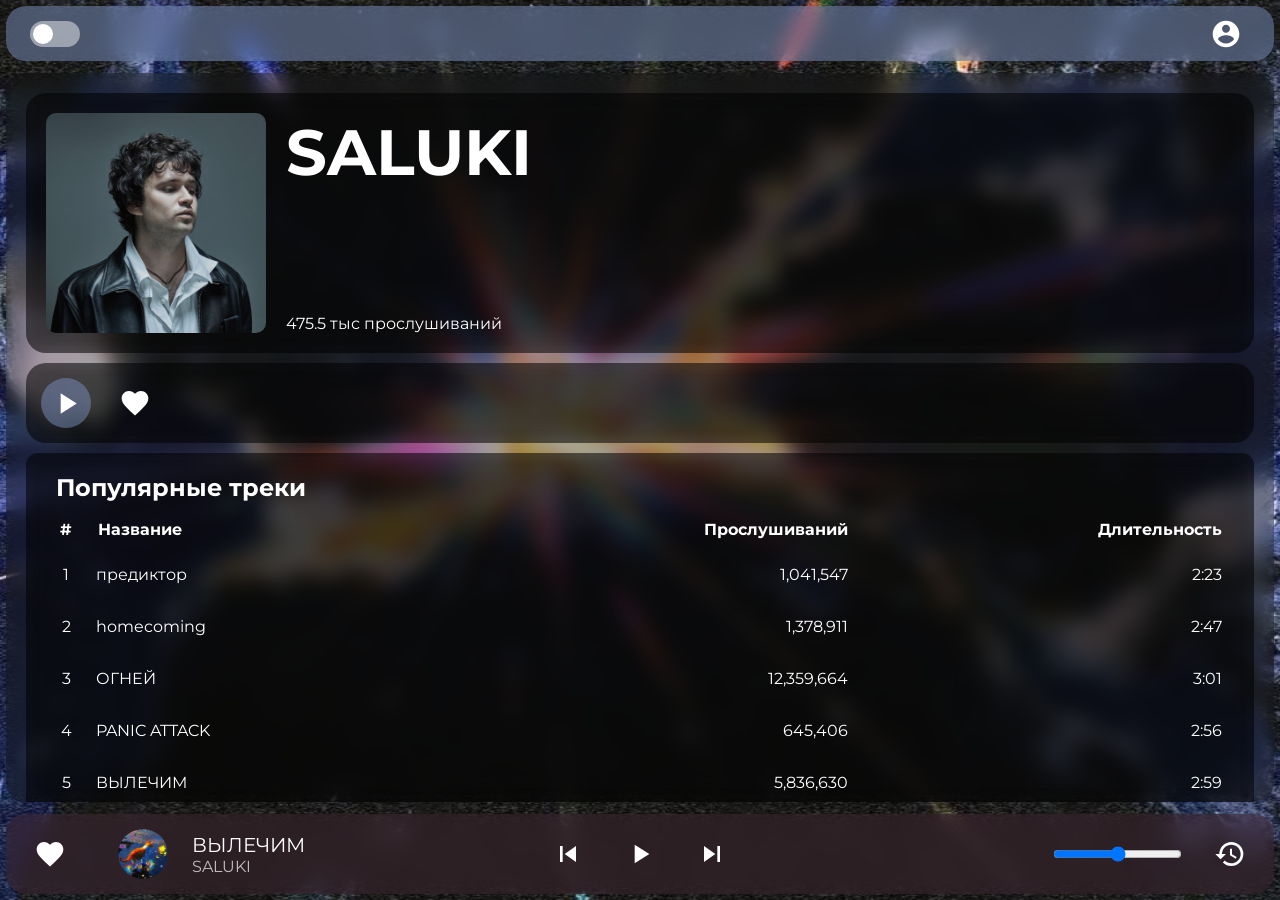
<file: lab4/artist.html>
<!DOCTYPE html>
<html lang="ru">
<head>
    <meta charset="UTF-8">
    <title>Артист</title>
    <link rel="stylesheet" href="css/style.css">
    <link rel="stylesheet" href="https://fonts.googleapis.com/css2?family=Montserrat:wght@400;600;700&display=swap">
</head>
<body>
    <header class="header">
        <label class="header__toggle">
            <input type="checkbox">
            <span class="header__slider"></span>
        </label>
        <a href="upload.html" class="icon-button">
            <svg class="icon-button__icon" viewBox="0 0 24 24"><path d="M12 2C6.48 2 2 6.48 2 12s4.48 10 10 10 10-4.48 10-10S17.52 2 12 2zm0 3c1.66 0 3 1.34 3 3s-1.34 3-3 3-3-1.34-3-3 1.34-3 3-3zm0 14.2c-2.5 0-4.71-1.28-6-3.22.03-1.99 4-3.08 6-3.08 1.99 0 5.97 1.09 6 3.08-1.29 1.94-3.5 3.22-6 3.22z"/></svg>
        </a>
    </header>
    <main class="page artist-page">
        <section class="page__head">
            <div class="artist-page__photo"></div>
            <div class="artist-page__info">
                <h1>SALUKI</h1>
                <p>475.5 тыс прослушиваний</p>
            </div>
        </section>

        <div class="page__actions">
            <button class="page__play-button">
                <svg class="icon-button__icon" viewBox="0 0 24 24"><path d="M8 5v14l11-7z"/></svg>
            </button>
            <button class="icon-button icon-button--like">
                <svg class="icon-button__icon" viewBox="0 0 24 24"><path d="M12 21.35l-1.45-1.32C5.4 15.36 2 12.28 2 8.5 2 5.42 4.42 3 7.5 3c1.74 0 3.41.81 4.5 2.09C13.09 3.81 14.76 3 16.5 3 19.58 3 22 5.42 22 8.5c0 3.78-3.4 6.86-8.55 11.54L12 21.35z"/></svg>
            </button>
        </div>

        <section class="tracks-panel">
            <h2 class="tracks-panel__title">Популярные треки</h2>
            <table class="tracks-panel__table">
                <thead>
                <tr>
                    <th>#</th>
                    <th>Название</th>
                    <th class="tracks-panel__listen">Прослушиваний</th>
                    <th class="tracks-panel__time">Длительность</th>
                </tr>
                </thead>
                <tbody>
                <tr>
                    <td class="tracks-panel__number">1</td>
                    <td>
                        <div class="tracks-panel__track">
                            <p>предиктор</p>
                        </div>
                    </td>
                    <td class="tracks-panel__listen">1,041,547</td>
                    <td class="tracks-panel__time">2:23</td>
                </tr>
                <tr>
                    <td class="tracks-panel__number">2</td>
                    <td>
                        <div class="tracks-panel__track">
                            <p>homecoming</p>
                        </div>
                    </td>
                    <td class="tracks-panel__listen">1,378,911</td>
                    <td class="tracks-panel__time">2:47</td>
                </tr>
                <tr>
                    <td class="tracks-panel__number">3</td>
                    <td>
                        <div class="tracks-panel__track">
                            <p>ОГНЕЙ</p>
                        </div>
                    </td>
                    <td class="tracks-panel__listen">12,359,664</td>
                    <td class="tracks-panel__time">3:01</td>
                </tr>
                <tr>
                    <td class="tracks-panel__number">4</td>
                    <td>
                        <div class="tracks-panel__track">
                            <p>PANIC ATTACK</p>
                        </div>
                    </td>
                    <td class="tracks-panel__listen">645,406</td>
                    <td class="tracks-panel__time">2:56</td>
                </tr>
                <tr>
                    <td class="tracks-panel__number">5</td>
                    <td>
                        <div class="tracks-panel__track">
                            <p>ВЫЛЕЧИМ</p>
                        </div>
                    </td>
                    <td class="tracks-panel__listen">5,836,630</td>
                    <td class="tracks-panel__time">2:59</td>
                </tr>
                </tbody>
            </table>
        </section>
        <section class="album-panel">
            <h2 class="album-panel__title">Альбомы</h2>
            <div class="album-panel__list">
                <a href="album.html" class="album-card">
                    <div class="album-card__cover album-card__cover--1"></div>
                    <h3 class="album-card__title">EUPHORIA</h3>
                    <p class="album-card__meta">2026 · Альбом</p>
                </a>
                <a href="album.html" class="album-card">
                    <div class="album-card__cover album-card__cover--2"></div>
                    <h3 class="album-card__title">WILD EA$T</h3>
                    <p class="album-card__meta">2023 · Альбом</p>
                </a>
                <a href="album.html" class="album-card">
                    <div class="album-card__cover album-card__cover--3"></div>
                    <h3 class="album-card__title">BOLSHIE KURTKI</h3>
                    <p class="album-card__meta">2024 · Альбом</p>
                </a>
                <a href="album.html" class="album-card">
                    <div class="album-card__cover album-card__cover--4"></div>
                    <h3 class="album-card__title">Властелин Калек</h3>
                    <p class="album-card__meta">2019 · Альбом</p>
                </a>
            </div>
        </section>
    </main>
    <footer class="player">
        <div class="player__left">
            <button class="icon-button">
                <svg class="icon-button__icon" viewBox="0 0 24 24"><path d="M12 21.35l-1.45-1.32C5.4 15.36 2 12.28 2 8.5 2 5.42 4.42 3 7.5 3c1.74 0 3.41.81 4.5 2.09C13.09 3.81 14.76 3 16.5 3 19.58 3 22 5.42 22 8.5c0 3.78-3.4 6.86-8.55 11.54L12 21.35z"/></svg>
            </button>
            <div class="player__cover"></div>
            <div class="player__info">
                <div>
                    <a href="album.html" >
                        <p class="player__track">ВЫЛЕЧИМ</p>
                    </a>
                    <a href="artist.html" >
                        <p class="player__artist">SALUKI</p>
                    </a>
                </div>
            </div>
        </div>
        <div class="player__controls">
            <button class="icon-button">
                <svg class="icon-button__icon" viewBox="0 0 24 24"><path d="M6 6h2v12H6zm3.5 6l8.5 6V6z"/></svg>
            </button>
            <button class="icon-button">
                <svg class="icon-button__icon" viewBox="0 0 24 24"><path d="M8 5v14l11-7z"/></svg>
            </button>
            <button class="icon-button">
                <svg class="icon-button__icon" viewBox="0 0 24 24"><path d="M6 18l8.5-6L6 6v12zM16 6v12h2V6h-2z"/></svg>
            </button>
        </div>
        <div class="player__right">
            <input type="range" min="0" max="100" value="50" class="player__volume">
            <button class="icon-button">
                <svg class="icon-button__icon" viewBox="0 0 24 24"><path d="M13 3a9 9 0 0 0-9 9H1l3.89 3.89.07.14L9 12H6c0-3.87 3.13-7 7-7s7 3.13 7 7-3.13 7-7 7c-1.93 0-3.68-.79-4.94-2.06l-1.42 1.42A8.954 8.954 0 0 0 13 21a9 9 0 0 0 0-18zm-1 5v5l4.28 2.54.72-1.21-3.5-2.08V8H12z"/></svg>
            </button>
        </div>
    </footer>
</body>
</html>
</file>
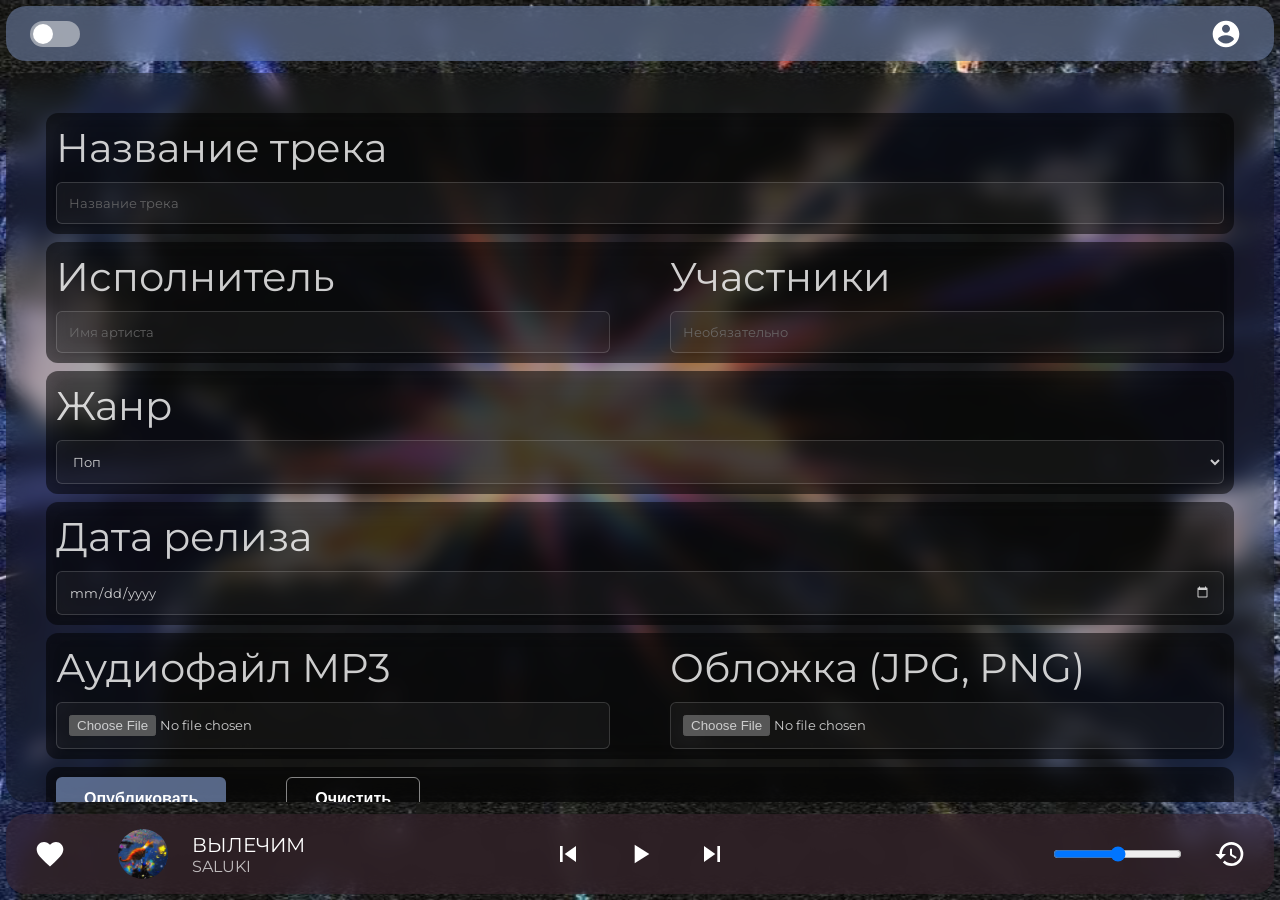
<file: lab4/upload.html>
<!DOCTYPE html>
<html lang="ru">
<head>
    <meta charset="UTF-8">
    <title>Загрузка</title>
    <link rel="stylesheet" href="css/style.css">
    <link rel="stylesheet" href="https://fonts.googleapis.com/css2?family=Montserrat:wght@400;600;700&display=swap">
</head>
<body>
    <header class="header">
        <label class="header__toggle">
            <input class="upload-form__control" type="checkbox">
            <span class="header__slider"></span>
        </label>
        <a href="upload.html" class="icon-button">
            <svg class="icon-button__icon" viewBox="0 0 24 24"><path d="M12 2C6.48 2 2 6.48 2 12s4.48 10 10 10 10-4.48 10-10S17.52 2 12 2zm0 3c1.66 0 3 1.34 3 3s-1.34 3-3 3-3-1.34-3-3 1.34-3 3-3zm0 14.2c-2.5 0-4.71-1.28-6-3.22.03-1.99 4-3.08 6-3.08 1.99 0 5.97 1.09 6 3.08-1.29 1.94-3.5 3.22-6 3.22z"/></svg>
        </a>
    </header>
    <main class="page">
        <form class="upload-form" id="upload-form">
            <div class="upload-form__row">
                <div class="upload-form__fields">
                    <label class="upload-form__label">
                        Название трека
                        <input class="upload-form__control" id="title" type="text" placeholder="Название трека" required>
                    </label>
                </div>
            </div>
            <div class="upload-form__row">
                <div class="upload-form__fields">
                    <label class="upload-form__label">
                        Исполнитель
                        <input class="upload-form__control" id="artist" type="text" placeholder="Имя артиста" required>
                    </label>
                </div>
                <div class="upload-form__fields">
                    <label class="upload-form__label">
                        Участники
                        <input class="upload-form__control" id="members" type="text" placeholder="Необязательно">
                    </label>
                </div>
            </div>
            <div class="upload-form__row">
                <div class="upload-form__fields">
                    <label class="upload-form__label">
                        Жанр
                        <select class="upload-form__control" id="genre">
                            <option>Поп</option>
                            <option>Рок</option>
                            <option>Хип-хоп</option>
                            <option>Электроника</option>
                            <option>Инди</option>
                            <option>Джаз</option>
                            <option>Другое</option>
                        </select>
                    </label>
                </div>
            </div>
            <div class="upload-form__row">
                <div class="upload-form__fields">
                    <label class="upload-form__label">
                        Дата релиза
                        <input class="upload-form__control" id="release-date"  type="date">
                    </label>
                </div>
            </div>
            <div class="upload-form__row">
                <div class="upload-form__fields">
                    <label class="upload-form__label">
                        Аудиофайл MP3
                        <input class="upload-form__control" type="file" accept=".mp3" required>
                    </label>
                </div>
                <div class="upload-form__fields">
                    <label class="upload-form__label">
                        Обложка (JPG, PNG)
                        <input class="upload-form__control" type="file" accept="image/*" required>
                    </label>
                </div>
            </div>
            <div class="upload-form__row">
                <button type="submit" class="button">Опубликовать</button>
                <button type="reset" class="button button--outline">Очистить</button>
            </div>
        </form>
    </main>
    <footer class="player">
        <div class="player__left">
            <button class="icon-button">
                <svg class="icon-button__icon" viewBox="0 0 24 24"><path d="M12 21.35l-1.45-1.32C5.4 15.36 2 12.28 2 8.5 2 5.42 4.42 3 7.5 3c1.74 0 3.41.81 4.5 2.09C13.09 3.81 14.76 3 16.5 3 19.58 3 22 5.42 22 8.5c0 3.78-3.4 6.86-8.55 11.54L12 21.35z"/></svg>
            </button>
            <div class="player__cover"></div>
            <div class="player__info">
                <div>
                    <a href="album.html" >
                        <p class="player__track">ВЫЛЕЧИМ</p>
                    </a>
                    <a href="artist.html" >
                        <p class="player__artist">SALUKI</p>
                    </a>
                </div>
            </div>
        </div>
        <div class="player__controls">
            <button class="icon-button">
                <svg class="icon-button__icon" viewBox="0 0 24 24"><path d="M6 6h2v12H6zm3.5 6l8.5 6V6z"/></svg>
            </button>
            <button class="icon-button">
                <svg class="icon-button__icon" viewBox="0 0 24 24"><path d="M8 5v14l11-7z"/></svg>
            </button>
            <button class="icon-button">
                <svg class="icon-button__icon" viewBox="0 0 24 24"><path d="M6 18l8.5-6L6 6v12zM16 6v12h2V6h-2z"/></svg>
            </button>
        </div>
        <div class="player__right">
            <input type="range" min="0" max="100" value="50" class="player__volume">
            <button class="icon-button">
                <svg class="icon-button__icon" viewBox="0 0 24 24"><path d="M13 3a9 9 0 0 0-9 9H1l3.89 3.89.07.14L9 12H6c0-3.87 3.13-7 7-7s7 3.13 7 7-3.13 7-7 7c-1.93 0-3.68-.79-4.94-2.06l-1.42 1.42A8.954 8.954 0 0 0 13 21a9 9 0 0 0 0-18zm-1 5v5l4.28 2.54.72-1.21-3.5-2.08V8H12z"/></svg>
            </button>
        </div>
    </footer>
    <script src="js/formUploader.js" defer></script>
</body>
</html>
</file>
<file: lab2/css/style.css>
* {
    margin: 0;
    padding: 0;
    box-sizing: border-box;
}

body {
    display: flex;
    flex-direction: column;
    height: 100vh;
    font-family: Montserrat, sans-serif;
    background-image: url("../images/background.jpg");
    background-size: cover;
    background-position: center;
    color: white;
}

a {
    color: inherit;
    text-decoration: none;
}

.content {
    flex: 1;
}

/* ==== Шапка ==== */

.header {
    display: flex;
    justify-content: space-between;
    align-items: center;
    padding: 0 24px;
    height: 55px;
    background-color: rgba(122, 144, 190, 0.5);
    backdrop-filter: blur(10px);
    border-radius: 20px;
    margin: 6px;
}

.header-right {
    display: flex;
    gap: 8px;
}

.toggle {
    position: relative;
    width: 50px;
    height: 26px;
    cursor: pointer;
}

.toggle input {
    display: none;
}

.slider {
    position: absolute;
    inset: 0;
    background: rgba(255, 255, 255, 0.45);
    border-radius: 26px;
    transition: 0.3s;
}

.slider::before {
    content: "";
    position: absolute;
    width: 20px;
    height: 20px;
    left: 3px;
    top: 3px;
    background: white;
    border-radius: 50%;
    transition: 0.3s;
}

.toggle input:checked + .slider {
    background: rgb(63, 37, 49);
}

.toggle input:checked + .slider::before {
    transform: translateX(24px);
}

/* ==== Иконки ==== */

.icon {
    width: 32px;
    height: 32px;
    fill: currentColor;
}

.icon-btn {
    display: flex;
    align-items: center;
    justify-content: center;
    width: 48px;
    height: 48px;
    background: transparent;
    border: none;
    border-radius: 50%;
    color: white;
    cursor: pointer;
    transition: 0.2s;
}

.icon-btn:hover {
    background: rgba(255, 255, 255, 0.11);
    color: rgb(122, 144, 190);
    transform: scale(1.1);
}

.icon-btn.like:hover {
    color: rgb(230, 80, 120);
}

/* ==== Плеер ==== */

.player {
    display: flex;
    height: 80px;
    align-items: center;
    gap: 24px;
    padding: 0 20px;
    background-color: rgba(63, 37, 49, 0.5);
    backdrop-filter: blur(10px);
    border-radius: 20px;
    margin: 6px;
}

.player-left {
    display: flex;
    flex: 1;
    align-items: center;
    gap: 24px;
}

.player-controls {
    display: flex;
    gap: 24px;
}

.player-right {
    display: flex;
    flex: 1;
    justify-content: flex-end;
    align-items: center;
    gap: 24px;
}

.mini-cover {
    background-image: url("../images/mini-cover.jpg");
    background-size: cover;
    background-position: center;
    width: 50px;
    height: 50px;
    border-radius: 50%;
    margin-left: 20px;
}

.track {
    font-size: 20px;
}

.artist {
    opacity: 0.7;
    font-size: 16px;
}

/* ==== Общий блок страницы ==== */

.page {
    display: flex;
    flex-direction: column;
    flex: 1;
    margin: 6px;
    padding: 20px;
    background: rgba(12, 12, 12, 0.35);
    backdrop-filter: blur(10px);
    border-radius: 20px;
    overflow-y: auto;
}

.page-head {
    display: flex;
    align-items: flex-end;
    gap: 20px;
    padding: 20px;
    background: rgba(0, 0, 0, 0.45);
    backdrop-filter: blur(12px);
    border-radius: 20px;
}

.page-head h1 {
    font-size: 64px;
}

.page-head p {
    flex: 1;
    font-size: 16px;
    align-content: flex-end;
}

.actions {
    display: flex;
    align-items: center;
    gap: 20px;
    padding: 15px;
    margin: 10px 0;
    background: rgba(0, 0, 0, 0.45);
    backdrop-filter: blur(12px);
    border-radius: 20px;
}

.play-big {
    display: flex;
    align-items: center;
    justify-content: center;
    width: 50px;
    height: 50px;
    border: none;
    border-radius: 50%;
    background-color: rgba(122, 144, 190, 0.5);
    color: white;
    cursor: pointer;
    transition: 0.2s;
}

.play-big .icon {
    width: 35px;
    height: 35px;
}

.play-big:hover {
    transform: scale(1.08);
}

/* ==== Таблица треков ==== */

.tracks-panel {
    padding: 20px;
    border-radius: 12px;
    background: rgba(0, 0, 0, 0.45);
    backdrop-filter: blur(12px);
}

.tracks-panel h2,
.album-panel h2 {
    font-size: 24px;
    margin-left: 10px;
    margin-bottom: 8px;
}

.tracks {
    width: 100%;
    font-size: 16px;
}

.tracks th {
    padding: 8px 12px;
    text-align: left;
}

.tracks .num {
    width: 24px;
    text-align: center;
}

.tracks .track-cell {
    height: 50px;
    align-content: center;
    padding: 0 10px;
}

.tracks .feat {
    opacity: 0.7;
}

.tracks .time,
.tracks .listen {
    padding: 0 10px;
    text-align: right;
}

/* ==== Альбом ==== */

.album-big-cover {
    width: 220px;
    height: 220px;
    object-fit: cover;
    border-radius: 10px;
}

.album-info {
    display: flex;
    flex-direction: column;
    flex: 1;
    gap: 20px;
}

/* ==== Артист ==== */

.artist-photo {
    width: 220px;
    height: 220px;
    background-image: url("../images/artist-photo.jpg");
    background-size: cover;
    background-position: center;
    border-radius: 10px;
}

.artist-info {
    display: flex;
    flex-direction: column;
    height: 100%;
}

.album-panel {
    padding: 20px;
    margin-top: 10px;
    border-radius: 12px;
    background: rgba(0, 0, 0, 0.45);
    backdrop-filter: blur(12px);
}

.albums {
    display: flex;
    gap: 24px;
    margin: 0 -10px;
}

.album-card {
    display: flex;
    flex-direction: column;
    gap: 4px;
    width: 160px;
    padding: 10px;
    border-radius: 8px;
}

.album-card:hover {
    background: rgba(159, 159, 159, 0.12);
}

.album-card h3 {
    font-size: 16px;
}

.album-cover {
    width: 100%;
    aspect-ratio: 1 / 1;
    background-size: cover;
    background-position: center;
    margin-bottom: 12px;
    border-radius: 6px;
}

.cover-1 {
    background-image: url("../images/album-1.png");
}

.cover-2 {
    background-image: url("../images/album-2.png");
}

.cover-3 {
    background-image: url("../images/album-3.png");
}

.cover-4 {
    background-image: url("../images/album-4.png");
}

/* ==== Загрузка ==== */

.upload-form {
    display: flex;
    flex-direction: column;
    gap: 8px;
    padding: 20px;
    color-scheme: dark;
}

.upload-form .row {
    display: flex;
    gap: 60px;
    padding: 10px;
    background: rgba(0, 0, 0, 0.45);
    backdrop-filter: blur(12px);
    border-radius: 12px;
}

.row .fields {
    flex: 1;
}

.fields label {
    display: flex;
    flex-direction: column;
    gap: 10px;
    font-size: 40px;
    opacity: 0.8;
}

.fields input,
.fields select {
    padding: 12px;
    border: 1px solid rgba(255, 255, 255, 0.2);
    border-radius: 6px;
    background: rgba(255, 255, 255, 0.05);
    color: white;
    font-family: inherit;
}

.fields input:focus,
.fields select:focus {
    outline: none;
    border-color: rgb(122, 144, 190);
}

.btn {
    padding: 12px 28px;
    border: none;
    border-radius: 6px;
    background: rgba(122, 144, 190, 0.7);
    color: white;
    font-size: 16px;
    font-weight: 600;
    cursor: pointer;
}

.btn-outline {
    border: 1px solid rgba(255, 255, 255, 0.5);
    background: transparent;
}

.btn:hover {
    opacity: 0.85;
}
</file>
<file: lab4/css/style.css>
* {
    margin: 0;
    padding: 0;
    box-sizing: border-box;
}

:root {
    --color-text: rgb(255, 255, 255);
    --color-header: rgba(122, 144, 190, 0.5);
    --color-accent: rgb(122, 144, 190);
    --color-accent-button: rgba(122, 144, 190, 0.7);
    --color-player: rgba(63, 37, 49, 0.5);
    --color-toggle-active: rgb(63, 37, 49);
    --color-panel: rgba(0, 0, 0, 0.45);
    --color-page: rgba(12, 12, 12, 0.35);
    --color-surface: rgba(255, 255, 255, 0.05);
    --color-toggle: rgba(255, 255, 255, 0.45);
    --color-hover: rgba(255, 255, 255, 0.11);
    --color-border: rgba(255, 255, 255, 0.2);
    --color-border-strong: rgba(255, 255, 255, 0.5);
    --color-card-hover: rgba(159, 159, 159, 0.12);
    --color-like: rgb(230, 80, 120);
    --color-transparent: transparent;
    --color-current: currentColor;
}

body {
    display: flex;
    flex-direction: column;
    height: 100vh;
    font-family: Montserrat, sans-serif;
    background-image: url("../images/background.jpg");
    background-size: cover;
    background-position: center;
    color: var(--color-text);
}

a {
    color: var(--color-text);
    text-decoration: none;
}

.home {
    flex: 1;
}

/* ==== Main ==== */

.home__grid {
    display: grid;
    grid-template-rows: 1fr 1fr;
    grid-template-columns: 1fr 1fr;
    gap: 6px;
    padding: 6px;
    overflow: hidden;
}

.home__card {
    padding: 20px;
    background: var(--color-panel);
    backdrop-filter: blur(12px);
    border-radius: 20px;
}

.home__title {
    margin-bottom: 20px;
    font-size: 24px;
}

.home__list {
    display: grid;
    gap: 10px;
}

.home__item {
    padding: 12px;
    background: var(--color-surface);
    border-radius: 8px;
}

/* ==== Шапка ==== */

.header {
    display: flex;
    justify-content: space-between;
    align-items: center;
    padding: 0 24px;
    height: 55px;
    background-color: var(--color-header);
    backdrop-filter: blur(10px);
    border-radius: 20px;
    margin: 6px;
}

.header__right {
    display: flex;
    gap: 8px;
}

.header__toggle {
    position: relative;
    width: 50px;
    height: 26px;
    cursor: pointer;
}

.header__toggle input {
    display: none;
}

.header__slider {
    position: absolute;
    inset: 0;
    background: var(--color-toggle);
    border-radius: 26px;
    transition: 0.3s;
}

.header__slider::before {
    content: "";
    position: absolute;
    width: 20px;
    height: 20px;
    left: 3px;
    top: 3px;
    background: var(--color-text);
    border-radius: 50%;
    transition: 0.3s;
}

.header__toggle input:checked + .header__slider {
    background: var(--color-toggle-active);
}

.header__toggle input:checked + .header__slider::before {
    transform: translateX(24px);
}

/* ==== Иконки ==== */

.icon-button__icon {
    width: 32px;
    height: 32px;
    fill: var(--color-current);
}

.icon-button {
    display: flex;
    align-items: center;
    justify-content: center;
    width: 48px;
    height: 48px;
    background: var(--color-transparent);
    border: none;
    border-radius: 50%;
    color: var(--color-text);
    cursor: pointer;
    transition: 0.2s;
}

.icon-button:hover {
    background: var(--color-hover);
    color: var(--color-accent);
    transform: scale(1.1);
}

.icon-button.icon-button--like:hover {
    color: var(--color-like);
}

/* ==== Плеер ==== */




.player {
    display: flex;
    height: 80px;
    align-items: center;
    gap: 24px;
    padding: 0 20px;
    background-color: var(--color-player);
    backdrop-filter: blur(10px);
    border-radius: 20px;
    margin: 6px;
}

.player__left {
    display: flex;
    flex: 1;
    align-items: center;
    gap: 24px;
}

.player__controls {
    display: flex;
    gap: 24px;
}

.player__right {
    display: flex;
    flex: 1;
    justify-content: flex-end;
    align-items: center;
    gap: 24px;
}

@keyframes rotate-cover {
    from {
        transform: rotate(0deg);
    }

    to {
        transform: rotate(360deg);
    }
}

.player__cover {
    background-image: url("../images/mini-cover.jpg");
    background-size: cover;
    background-position: center;
    width: 50px;
    height: 50px;
    border-radius: 50%;
    margin-left: 20px;
    animation: rotate-cover 6s linear infinite;
}

.player__track {
    font-size: 20px;
}

.player__artist {
    opacity: 0.7;
    font-size: 16px;
}

/* ==== Общий блок страницы ==== */

.page {
    display: flex;
    flex-direction: column;
    flex: 1;
    margin: 6px;
    padding: 20px;
    background: var(--color-page);
    backdrop-filter: blur(10px);
    border-radius: 20px;
    overflow-y: auto;
}

.page__head {
    display: flex;
    align-items: flex-end;
    gap: 20px;
    padding: 20px;
    background: var(--color-panel);
    backdrop-filter: blur(12px);
    border-radius: 20px;
}

.page__head h1 {
    font-size: 64px;
}

.page__head p {
    flex: 1;
    font-size: 16px;
    align-content: flex-end;
}

.page__actions {
    display: flex;
    align-items: center;
    gap: 20px;
    padding: 15px;
    margin: 10px 0;
    background: var(--color-panel);
    backdrop-filter: blur(12px);
    border-radius: 20px;
}

.page__play-button {
    display: flex;
    align-items: center;
    justify-content: center;
    width: 50px;
    height: 50px;
    border: none;
    border-radius: 50%;
    background-color: var(--color-header);
    color: var(--color-text);
    cursor: pointer;
    transition: 0.2s;
}

.page__play-button .icon-button__icon {
    width: 35px;
    height: 35px;
}

.page__play-button:hover {
    transform: scale(1.08);
}

/* ==== Таблица треков ==== */

.tracks-panel {
    padding: 20px;
    border-radius: 12px;
    background: var(--color-panel);
    backdrop-filter: blur(12px);
}

.tracks-panel__title,
.album-panel__title {
    font-size: 24px;
    margin-left: 10px;
    margin-bottom: 8px;
}

.tracks-panel__table {
    width: 100%;
    font-size: 16px;
}

.tracks-panel__table th {
    padding: 8px 12px;
    text-align: left;
}

.tracks-panel__table .tracks-panel__number {
    width: 24px;
    text-align: center;
}

.tracks-panel__table .tracks-panel__track {
    height: 50px;
    align-content: center;
    padding: 0 10px;
}

.tracks-panel__table .tracks-panel__feat {
    opacity: 0.7;
}

.tracks-panel__table .tracks-panel__time,
.tracks-panel__table .tracks-panel__listen {
    padding: 0 10px;
    text-align: right;
}

/* ==== Альбом ==== */

.album__cover {
    width: 220px;
    height: 220px;
    object-fit: cover;
    border-radius: 10px;
}

.album__info {
    display: flex;
    flex-direction: column;
    flex: 1;
    gap: 20px;
}

/* ==== Артист ==== */

.artist-page__photo {
    width: 220px;
    height: 220px;
    background-image: url("../images/artist-photo.jpg");
    background-size: cover;
    background-position: center;
    border-radius: 10px;
}

.artist-page__info {
    display: flex;
    flex-direction: column;
    height: 100%;
}

.album-panel {
    padding: 20px;
    margin-top: 10px;
    border-radius: 12px;
    background: var(--color-panel);
    backdrop-filter: blur(12px);
}

.album-panel__list {
    display: flex;
    gap: 24px;
    margin: 0 -10px;
}

.album-card {
    display: flex;
    flex-direction: column;
    gap: 4px;
    width: 160px;
    padding: 10px;
    border-radius: 8px;
}

.album-card:hover {
    background: var(--color-card-hover);
}

.album-card__title {
    font-size: 16px;
}

.album-card__cover {
    width: 100%;
    aspect-ratio: 1 / 1;
    background-size: cover;
    background-position: center;
    margin-bottom: 12px;
    border-radius: 6px;
}

.album-card__cover--1 {
    background-image: url("../images/album-1.png");
}

.album-card__cover--2 {
    background-image: url("../images/album-2.png");
}

.album-card__cover--3 {
    background-image: url("../images/album-3.png");
}

.album-card__cover--4 {
    background-image: url("../images/album-4.png");
}

/* ==== Загрузка ==== */

.upload-form {
    display: flex;
    flex-direction: column;
    gap: 8px;
    padding: 20px;
    color-scheme: dark;
}

.upload-form .upload-form__row {
    display: flex;
    gap: 60px;
    padding: 10px;
    background: var(--color-panel);
    backdrop-filter: blur(12px);
    border-radius: 12px;
}

.upload-form__row .upload-form__fields {
    flex: 1;
}

.upload-form__label {
    display: flex;
    flex-direction: column;
    gap: 10px;
    font-size: 40px;
    opacity: 0.8;
}

.upload-form__control {
    padding: 12px;
    border: 1px solid var(--color-border);
    border-radius: 6px;
    background: var(--color-surface);
    color: var(--color-text);
    font-family: inherit;
}

.upload-form__control:focus {
    outline: none;
    border-color: var(--color-accent);
}

.button {
    padding: 12px 28px;
    border: none;
    border-radius: 6px;
    background: var(--color-accent-button);
    color: var(--color-text);
    font-size: 16px;
    font-weight: 600;
    cursor: pointer;
}

.button--outline {
    border: 1px solid var(--color-border-strong);
    background: var(--color-transparent);
}

.button:hover {
    opacity: 0.85;
}
</file>
